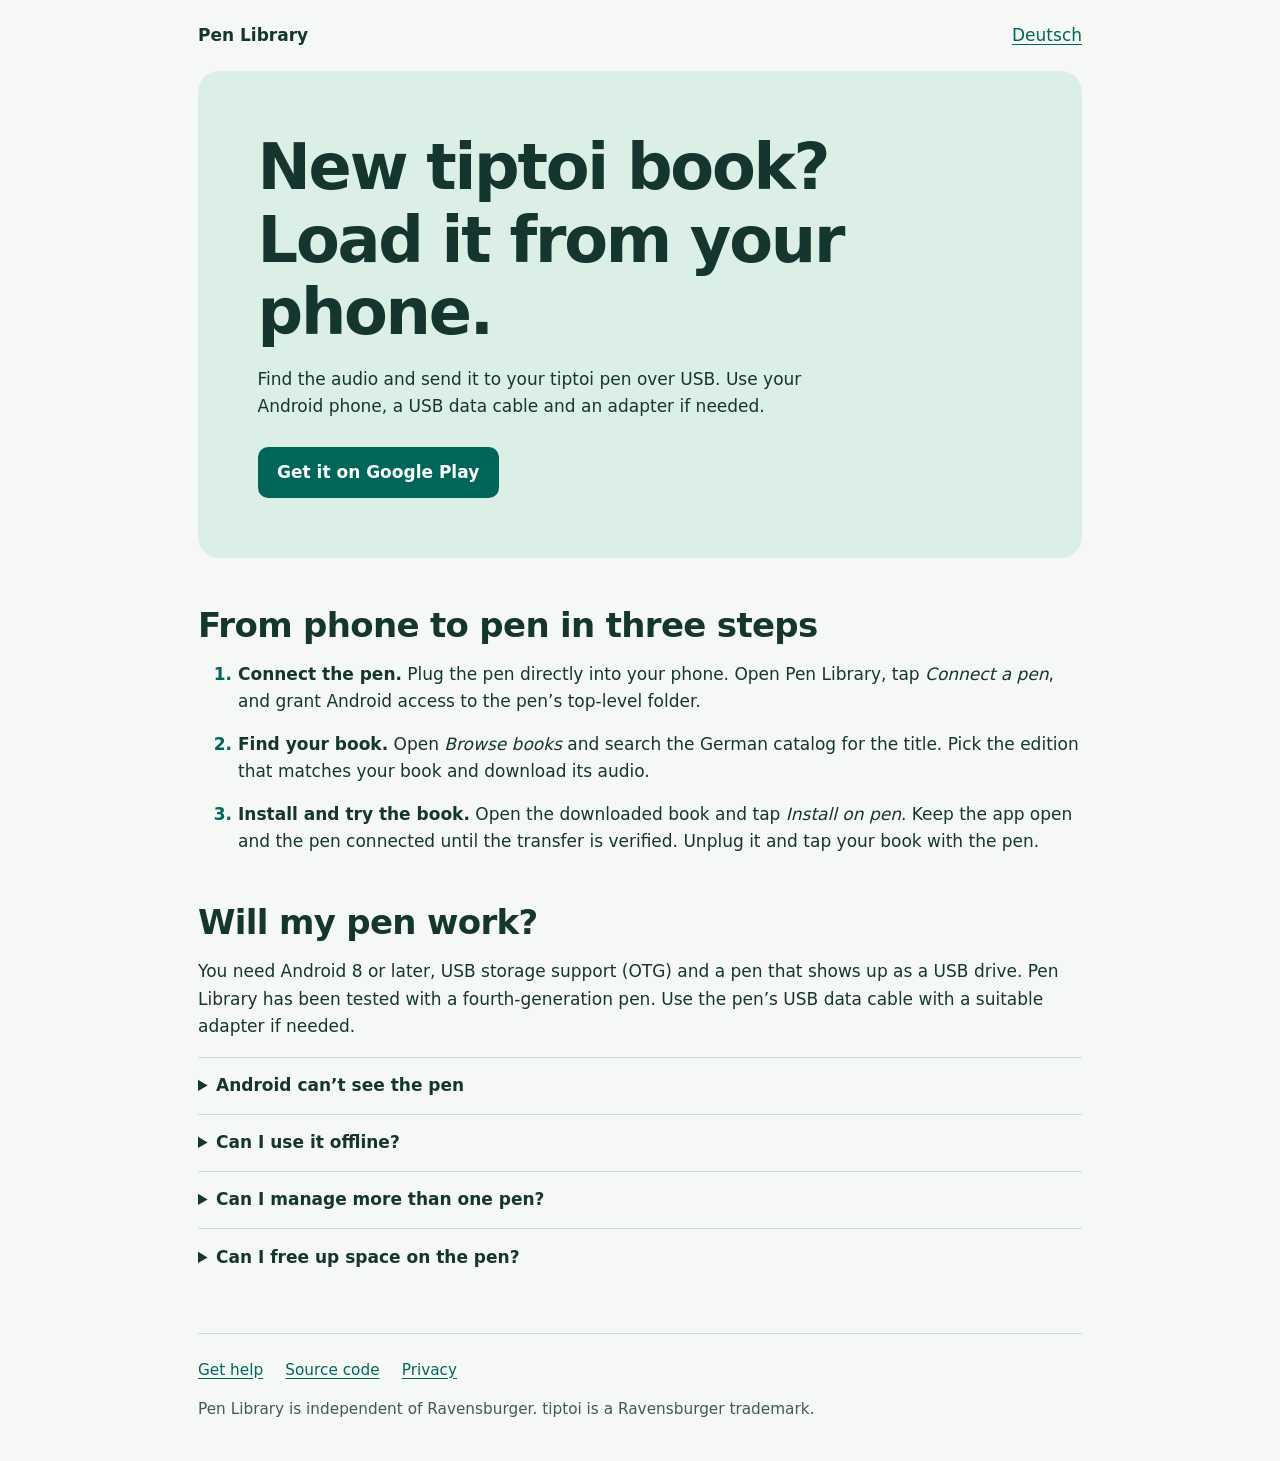
<file: site/index.html>
<!doctype html>
<html lang="en">
<head>
  <meta charset="utf-8">
  <meta name="viewport" content="width=device-width, initial-scale=1">
  <meta name="description" content="Load tiptoi book audio onto your pen over USB, directly from an Android phone.">
  <title>Pen Library for tiptoi | Install books from Android</title>
  <link rel="stylesheet" href="styles.css">
  <link rel="alternate" hreflang="de" href="https://kzahel.github.io/tiptoi-manager/de/">
  <link rel="alternate" hreflang="en" href="https://kzahel.github.io/tiptoi-manager/">
</head>
<body>
  <header class="bar">
    <a class="brand" href="./">Pen Library</a>
    <a href="de/" lang="de">Deutsch</a>
  </header>
  <main>
    <section class="hero">
      <h1>New tiptoi book?<br>Load it from your phone.</h1>
      <p>Find the audio and send it to your tiptoi pen over USB. Use your Android phone, a USB data cable and an adapter if needed.</p>
      <a class="button" href="https://play.google.com/store/apps/details?id=io.github.kzahel.tiptoimanager">Get it on Google Play</a>
    </section>
    <section aria-labelledby="steps">
      <h2 id="steps">From phone to pen in three steps</h2>
      <ol>
        <li><strong>Connect the pen.</strong> Plug the pen directly into your phone. Open Pen Library, tap <em>Connect a pen</em>, and grant Android access to the pen’s top-level folder.</li>
        <li><strong>Find your book.</strong> Open <em>Browse books</em> and search the German catalog for the title. Pick the edition that matches your book and download its audio.</li>
        <li><strong>Install and try the book.</strong> Open the downloaded book and tap <em>Install on pen</em>. Keep the app open and the pen connected until the transfer is verified. Unplug it and tap your book with the pen.</li>
      </ol>
    </section>
    <section aria-labelledby="compatibility">
      <h2 id="compatibility">Will my pen work?</h2>
      <p>You need Android 8 or later, USB storage support (OTG) and a pen that shows up as a USB drive. Pen Library has been tested with a fourth-generation pen. Use the pen’s USB data cable with a suitable adapter if needed.</p>
      <details><summary>Android can’t see the pen</summary><p>Check that the cable supports data. Connect the pen directly to the phone, without the charging dock. Try another data cable or adapter. When Android asks for access, select the pen drive’s top-level folder.</p></details>
      <details><summary>Can I use it offline?</summary><p>Use an internet connection to download audio. Keep the download on the phone to install it later offline. Choose <em>Transfer only</em> in <em>Phone storage</em> to download and install in one step with a temporary copy.</p></details>
      <details><summary>Can I manage more than one pen?</summary><p>Connect each pen and give it a name. Pen Library stores its last-seen inventory on the phone. You can save a selection of books for your family and review which titles to add to each connected pen.</p></details>
      <details><summary>Can I free up space on the pen?</summary><p>Remove a book from its detail screen. Pen Library verifies a backup on your phone first. Use Downloads to restore that copy offline. Uninstalling the app or clearing its data erases local downloads and backups.</p></details>
    </section>
  </main>
  <footer>
    <nav aria-label="Project links">
      <a href="https://github.com/kzahel/tiptoi-manager/issues">Get help</a>
      <a href="https://github.com/kzahel/tiptoi-manager">Source code</a>
      <a href="privacy/">Privacy</a>
    </nav>
    <p>Pen Library is independent of Ravensburger. tiptoi is a Ravensburger trademark.</p>
  </footer>
</body>
</html>
</file>
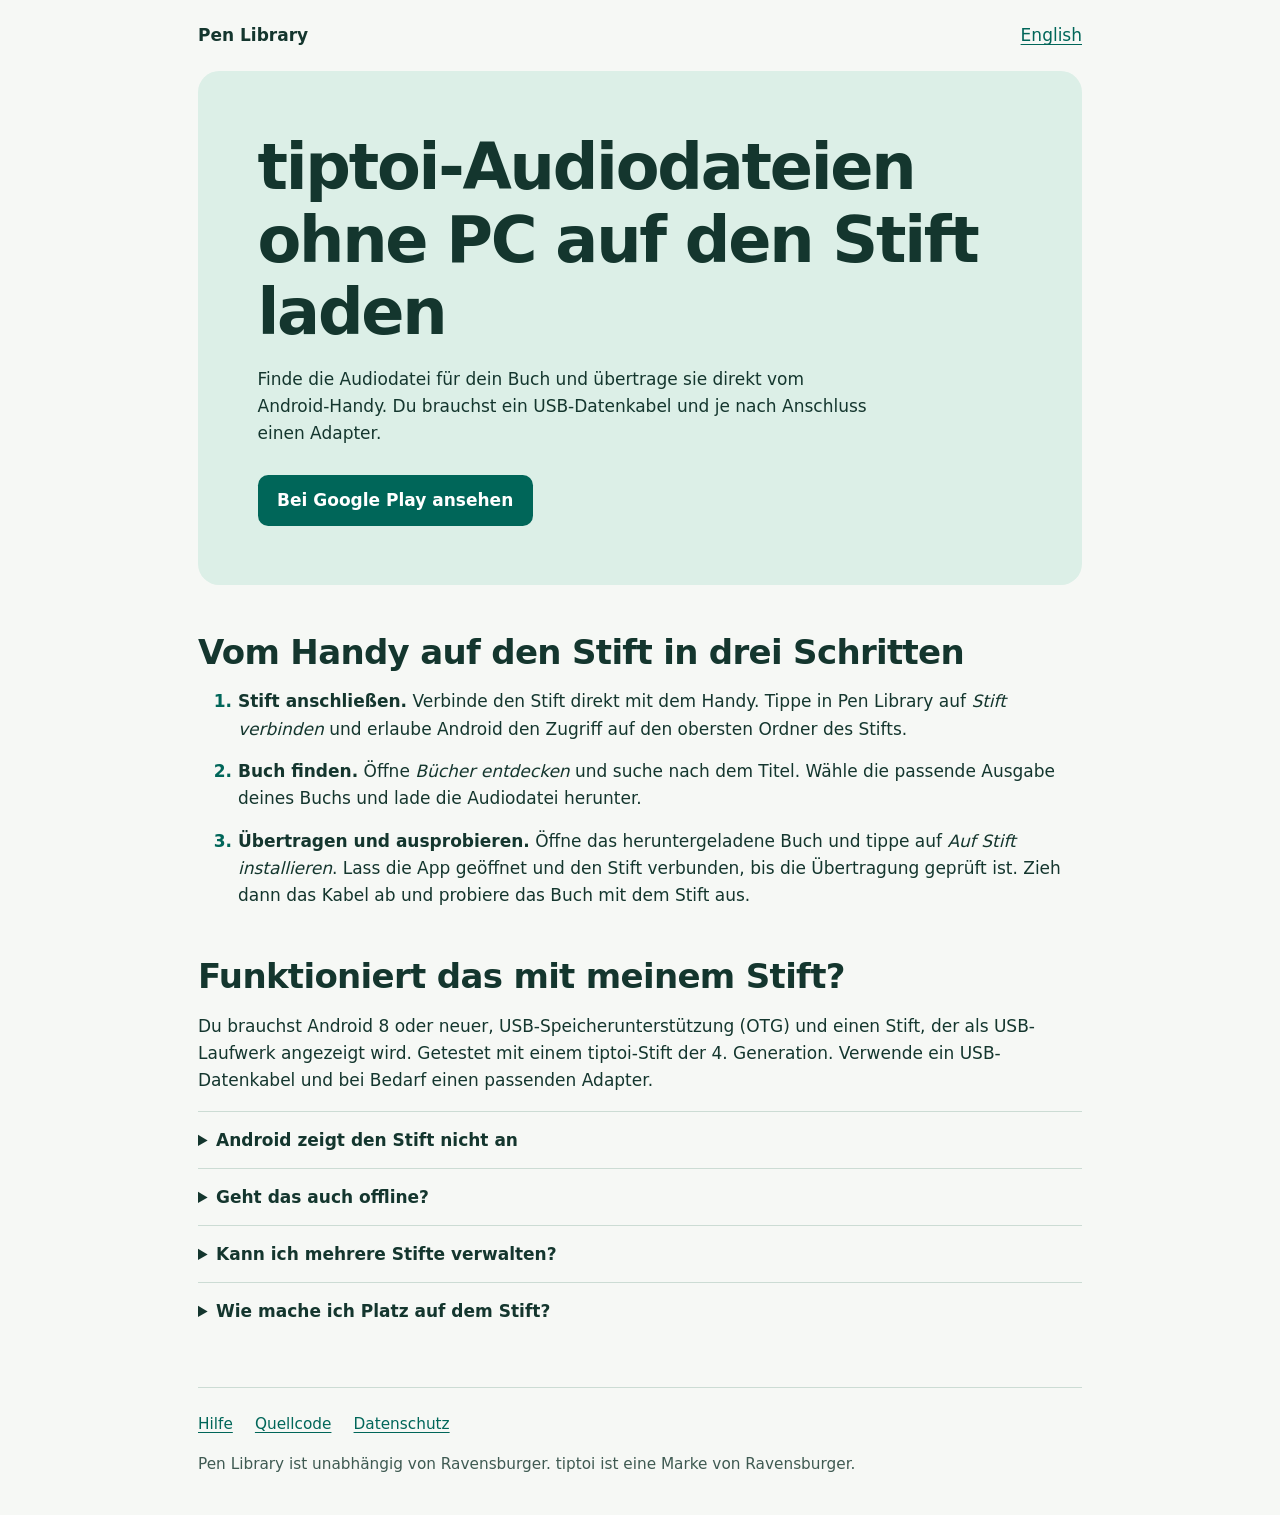
<file: site/de/index.html>
<!doctype html>
<html lang="de">
<head>
  <meta charset="utf-8">
  <meta name="viewport" content="width=device-width, initial-scale=1">
  <meta name="description" content="tiptoi-Audiodateien ohne PC auf den Stift laden. Mit dem Android-Handy und einem USB-Datenkabel.">
  <title>tiptoi-Audiodateien ohne PC laden | Pen Library</title>
  <link rel="stylesheet" href="../styles.css">
  <link rel="alternate" hreflang="de" href="https://kzahel.github.io/tiptoi-manager/de/">
  <link rel="alternate" hreflang="en" href="https://kzahel.github.io/tiptoi-manager/">
</head>
<body>
  <header class="bar">
    <a class="brand" href="./">Pen Library</a>
    <a href="../" lang="en">English</a>
  </header>
  <main>
    <section class="hero">
      <h1>tiptoi-Audiodateien<br>ohne PC auf den Stift laden</h1>
      <p>Finde die Audiodatei für dein Buch und übertrage sie direkt vom Android-Handy. Du brauchst ein USB-Datenkabel und je nach Anschluss einen Adapter.</p>
      <a class="button" href="https://play.google.com/store/apps/details?id=io.github.kzahel.tiptoimanager&amp;hl=de">Bei Google Play ansehen</a>
    </section>
    <section aria-labelledby="steps">
      <h2 id="steps">Vom Handy auf den Stift in drei Schritten</h2>
      <ol>
        <li><strong>Stift anschließen.</strong> Verbinde den Stift direkt mit dem Handy. Tippe in Pen Library auf <em>Stift verbinden</em> und erlaube Android den Zugriff auf den obersten Ordner des Stifts.</li>
        <li><strong>Buch finden.</strong> Öffne <em>Bücher entdecken</em> und suche nach dem Titel. Wähle die passende Ausgabe deines Buchs und lade die Audiodatei herunter.</li>
        <li><strong>Übertragen und ausprobieren.</strong> Öffne das heruntergeladene Buch und tippe auf <em>Auf Stift installieren</em>. Lass die App geöffnet und den Stift verbunden, bis die Übertragung geprüft ist. Zieh dann das Kabel ab und probiere das Buch mit dem Stift aus.</li>
      </ol>
    </section>
    <section aria-labelledby="compatibility">
      <h2 id="compatibility">Funktioniert das mit meinem Stift?</h2>
      <p>Du brauchst Android 8 oder neuer, USB-Speicherunterstützung (OTG) und einen Stift, der als USB-Laufwerk angezeigt wird. Getestet mit einem tiptoi-Stift der 4. Generation. Verwende ein USB-Datenkabel und bei Bedarf einen passenden Adapter.</p>
      <details><summary>Android zeigt den Stift nicht an</summary><p>Prüfe, ob dein Kabel Daten übertragen kann. Verbinde den Stift direkt mit dem Handy, ohne Ladestation. Probiere bei Bedarf ein anderes Datenkabel oder einen anderen Adapter. Wenn Android nach dem Zugriff fragt, wähle den obersten Ordner des Stiftlaufwerks aus.</p></details>
      <details><summary>Geht das auch offline?</summary><p>Für den Download brauchst du Internet. Wenn du die Datei auf dem Handy behältst, kannst du sie später offline installieren. Mit <em>Nur übertragen</em> im <em>Smartphone-Speicher</em> erledigst du beides auf einmal. Die App löscht die temporäre Kopie danach.</p></details>
      <details><summary>Kann ich mehrere Stifte verwalten?</summary><p>Schließe die Stifte einzeln an und gib jedem einen Namen. Pen Library speichert auf dem Handy, welche Bücher zuletzt auf dem jeweiligen Stift erkannt wurden. Du kannst eine gemeinsame Buchauswahl speichern und für jeden Stift prüfen, was hinzugefügt werden soll.</p></details>
      <details><summary>Wie mache ich Platz auf dem Stift?</summary><p>Entferne einzelne Bücher in den Buchdetails. Die App prüft zuerst eine Sicherung auf dem Handy. Unter <em>Downloads</em> kannst du diese Kopie offline wiederherstellen. Wenn du die App oder ihre Daten löschst, gehen lokale Downloads und Sicherungen verloren.</p></details>
    </section>
  </main>
  <footer>
    <nav aria-label="Projektlinks">
      <a href="https://github.com/kzahel/tiptoi-manager/issues">Hilfe</a>
      <a href="https://github.com/kzahel/tiptoi-manager">Quellcode</a>
      <a href="../privacy/">Datenschutz</a>
    </nav>
    <p>Pen Library ist unabhängig von Ravensburger. tiptoi ist eine Marke von Ravensburger.</p>
  </footer>
</body>
</html>
</file>
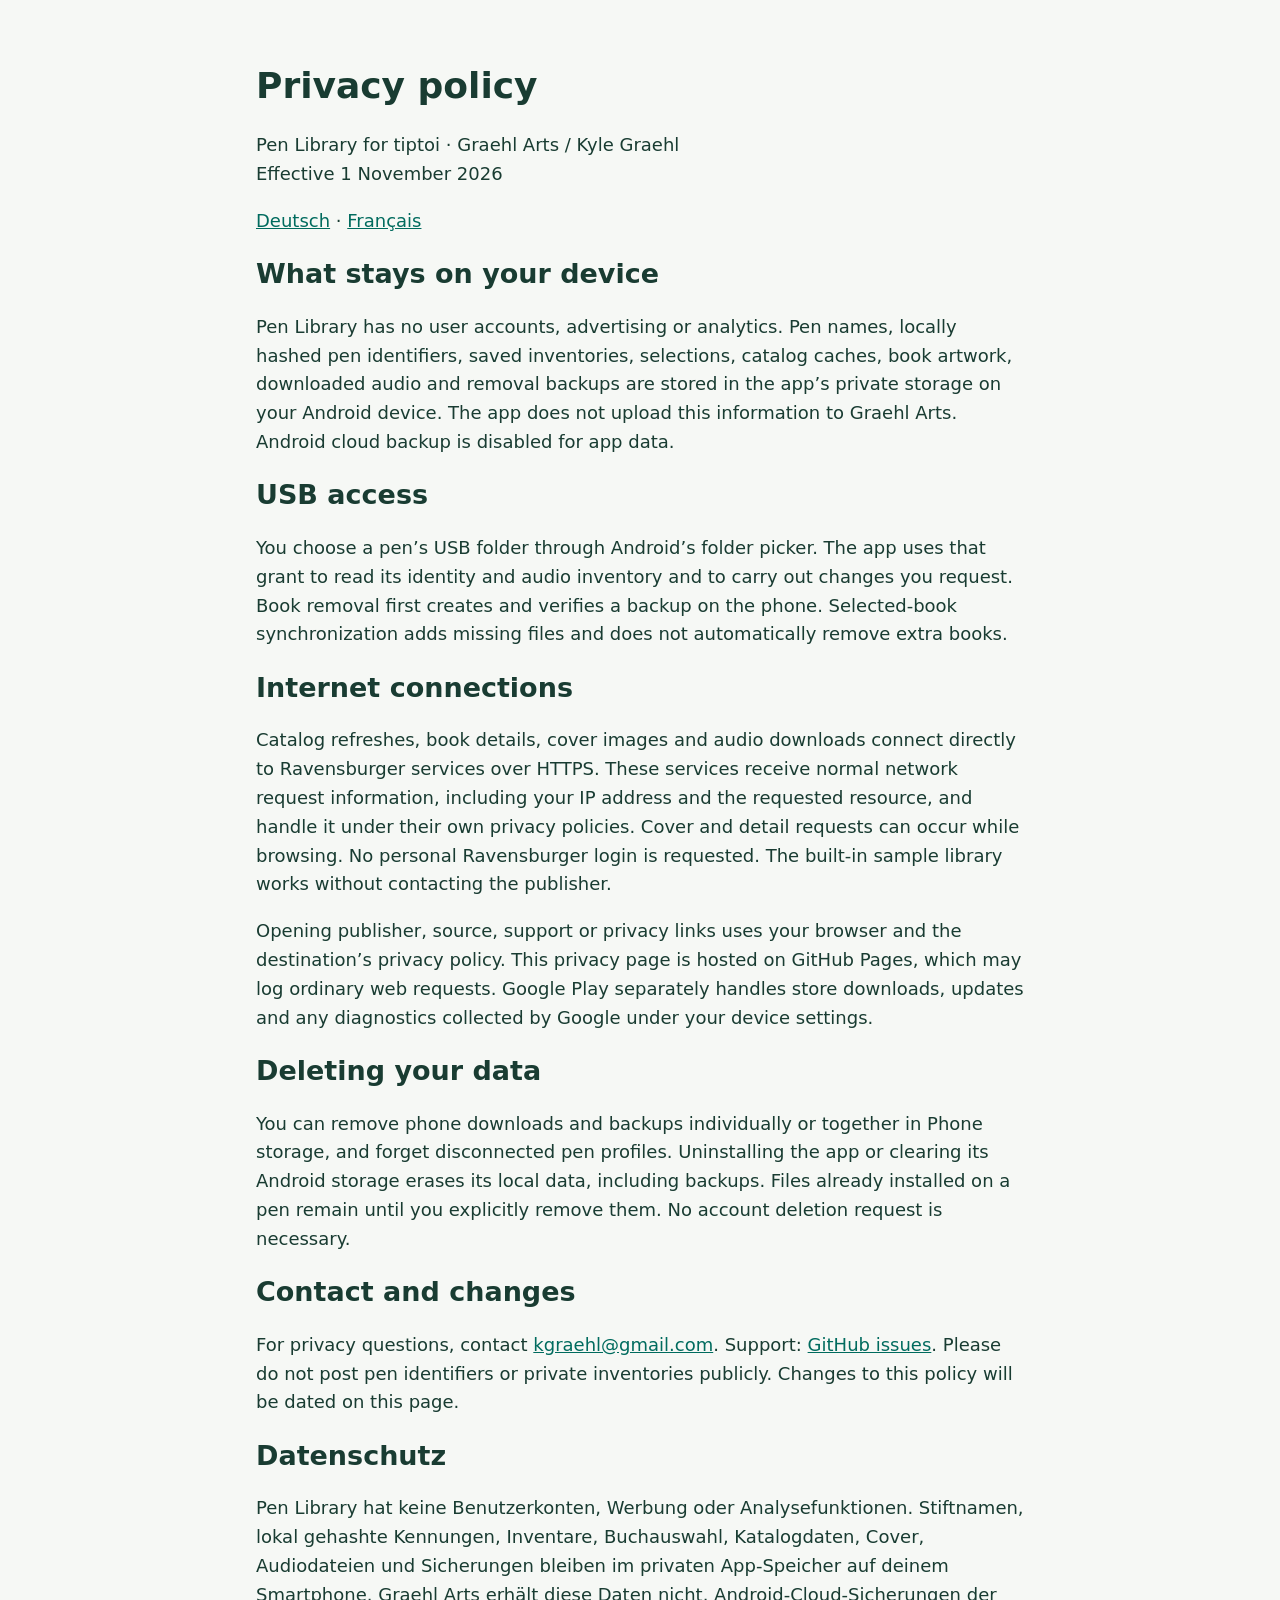
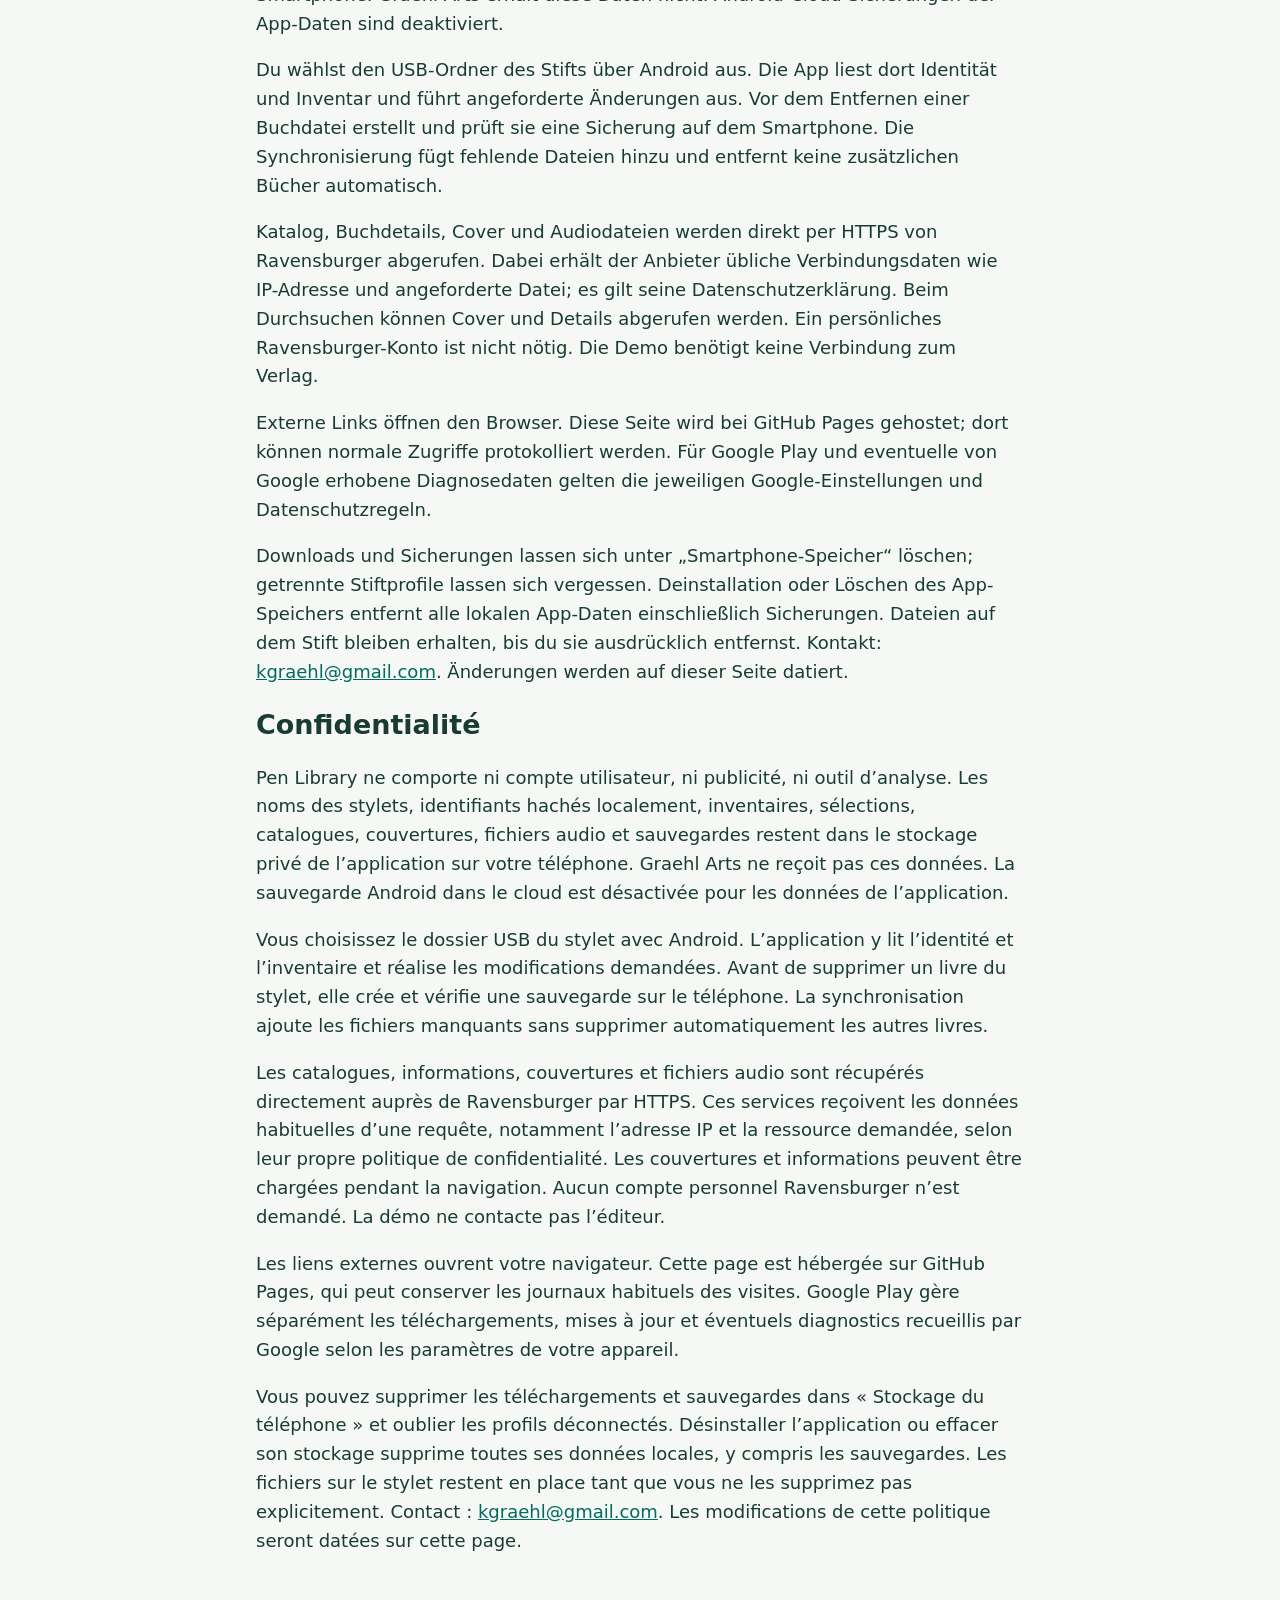
<file: site/privacy/index.html>
<!doctype html><html lang="en"><meta charset="utf-8"><meta name="viewport" content="width=device-width,initial-scale=1"><title>Pen Library — Privacy</title><style>body{max-width:48rem;margin:4rem auto;padding:0 1.5rem;font:18px/1.6 system-ui;color:#193c32;background:#f6f8f5}a{color:#006b5e}h1,h2{line-height:1.2}nav{display:flex;gap:1rem}small{color:#567267}</style><main><h1>Privacy policy</h1><p>Pen Library for tiptoi · Graehl Arts / Kyle Graehl<br>Effective 1 November 2026</p>
<p><a href="#de" lang="de">Deutsch</a> · <a href="#fr" lang="fr">Français</a></p>
<h2>What stays on your device</h2><p>Pen Library has no user accounts, advertising or analytics. Pen names, locally hashed pen identifiers, saved inventories, selections, catalog caches, book artwork, downloaded audio and removal backups are stored in the app’s private storage on your Android device. The app does not upload this information to Graehl Arts. Android cloud backup is disabled for app data.</p>
<h2>USB access</h2><p>You choose a pen’s USB folder through Android’s folder picker. The app uses that grant to read its identity and audio inventory and to carry out changes you request. Book removal first creates and verifies a backup on the phone. Selected-book synchronization adds missing files and does not automatically remove extra books.</p>
<h2>Internet connections</h2><p>Catalog refreshes, book details, cover images and audio downloads connect directly to Ravensburger services over HTTPS. These services receive normal network request information, including your IP address and the requested resource, and handle it under their own privacy policies. Cover and detail requests can occur while browsing. No personal Ravensburger login is requested. The built-in sample library works without contacting the publisher.</p><p>Opening publisher, source, support or privacy links uses your browser and the destination’s privacy policy. This privacy page is hosted on GitHub Pages, which may log ordinary web requests. Google Play separately handles store downloads, updates and any diagnostics collected by Google under your device settings.</p>
<h2>Deleting your data</h2><p>You can remove phone downloads and backups individually or together in Phone storage, and forget disconnected pen profiles. Uninstalling the app or clearing its Android storage erases its local data, including backups. Files already installed on a pen remain until you explicitly remove them. No account deletion request is necessary.</p>
<h2>Contact and changes</h2><p>For privacy questions, contact <a href="mailto:kgraehl@gmail.com">kgraehl@gmail.com</a>. Support: <a href="https://github.com/kzahel/tiptoi-manager/issues">GitHub issues</a>. Please do not post pen identifiers or private inventories publicly. Changes to this policy will be dated on this page.</p>
<section lang="de" id="de"><h2>Datenschutz</h2><p>Pen Library hat keine Benutzerkonten, Werbung oder Analysefunktionen. Stiftnamen, lokal gehashte Kennungen, Inventare, Buchauswahl, Katalogdaten, Cover, Audiodateien und Sicherungen bleiben im privaten App-Speicher auf deinem Smartphone. Graehl Arts erhält diese Daten nicht. Android-Cloud-Sicherungen der App-Daten sind deaktiviert.</p><p>Du wählst den USB-Ordner des Stifts über Android aus. Die App liest dort Identität und Inventar und führt angeforderte Änderungen aus. Vor dem Entfernen einer Buchdatei erstellt und prüft sie eine Sicherung auf dem Smartphone. Die Synchronisierung fügt fehlende Dateien hinzu und entfernt keine zusätzlichen Bücher automatisch.</p><p>Katalog, Buchdetails, Cover und Audiodateien werden direkt per HTTPS von Ravensburger abgerufen. Dabei erhält der Anbieter übliche Verbindungsdaten wie IP-Adresse und angeforderte Datei; es gilt seine Datenschutzerklärung. Beim Durchsuchen können Cover und Details abgerufen werden. Ein persönliches Ravensburger-Konto ist nicht nötig. Die Demo benötigt keine Verbindung zum Verlag.</p><p>Externe Links öffnen den Browser. Diese Seite wird bei GitHub Pages gehostet; dort können normale Zugriffe protokolliert werden. Für Google Play und eventuelle von Google erhobene Diagnosedaten gelten die jeweiligen Google-Einstellungen und Datenschutzregeln.</p><p>Downloads und Sicherungen lassen sich unter „Smartphone-Speicher“ löschen; getrennte Stiftprofile lassen sich vergessen. Deinstallation oder Löschen des App-Speichers entfernt alle lokalen App-Daten einschließlich Sicherungen. Dateien auf dem Stift bleiben erhalten, bis du sie ausdrücklich entfernst. Kontakt: <a href="mailto:kgraehl@gmail.com">kgraehl@gmail.com</a>. Änderungen werden auf dieser Seite datiert.</p></section>
<section lang="fr" id="fr"><h2>Confidentialité</h2><p>Pen Library ne comporte ni compte utilisateur, ni publicité, ni outil d’analyse. Les noms des stylets, identifiants hachés localement, inventaires, sélections, catalogues, couvertures, fichiers audio et sauvegardes restent dans le stockage privé de l’application sur votre téléphone. Graehl Arts ne reçoit pas ces données. La sauvegarde Android dans le cloud est désactivée pour les données de l’application.</p><p>Vous choisissez le dossier USB du stylet avec Android. L’application y lit l’identité et l’inventaire et réalise les modifications demandées. Avant de supprimer un livre du stylet, elle crée et vérifie une sauvegarde sur le téléphone. La synchronisation ajoute les fichiers manquants sans supprimer automatiquement les autres livres.</p><p>Les catalogues, informations, couvertures et fichiers audio sont récupérés directement auprès de Ravensburger par HTTPS. Ces services reçoivent les données habituelles d’une requête, notamment l’adresse IP et la ressource demandée, selon leur propre politique de confidentialité. Les couvertures et informations peuvent être chargées pendant la navigation. Aucun compte personnel Ravensburger n’est demandé. La démo ne contacte pas l’éditeur.</p><p>Les liens externes ouvrent votre navigateur. Cette page est hébergée sur GitHub Pages, qui peut conserver les journaux habituels des visites. Google Play gère séparément les téléchargements, mises à jour et éventuels diagnostics recueillis par Google selon les paramètres de votre appareil.</p><p>Vous pouvez supprimer les téléchargements et sauvegardes dans « Stockage du téléphone » et oublier les profils déconnectés. Désinstaller l’application ou effacer son stockage supprime toutes ses données locales, y compris les sauvegardes. Les fichiers sur le stylet restent en place tant que vous ne les supprimez pas explicitement. Contact : <a href="mailto:kgraehl@gmail.com">kgraehl@gmail.com</a>. Les modifications de cette politique seront datées sur cette page.</p></section>
</main></html>
</file>
<file: site/styles.css>
:root {
  color-scheme: light;
  --ink: #14362e;
  --muted: #3f5a52;
  --accent: #006659;
  --line: #ccdcd4;
  background: #f6f8f5;
  color: var(--ink);
  font: 17px/1.6 system-ui, sans-serif;
}

body { max-width: 52rem; margin: auto; padding: 0 clamp(1rem, 5vw, 2.5rem); }
a { color: var(--accent); text-underline-offset: .18em; }
a:focus-visible, summary:focus-visible { outline: 2px solid var(--accent); outline-offset: 4px; }
.bar { display: flex; justify-content: space-between; align-items: center; padding: 1.3rem 0; }
.brand { color: var(--ink); font-weight: 750; text-decoration: none; }
.hero {
  background: #dcefe7;
  border-radius: 1.25rem;
  padding: clamp(1.4rem, 5vw, 3.5rem);
}
.hero p { max-width: 36rem; margin-bottom: 1.6rem; }
h1, h2 { line-height: 1.14; }
h1 { margin: 0; font-size: clamp(2.15rem, 6vw, 3.75rem); letter-spacing: -.035em; }
h2 { margin: 0 0 1rem; font-size: clamp(1.5rem, 4vw, 2rem); letter-spacing: -.02em; }
.button { display: inline-block; padding: .7rem 1.15rem; background: var(--accent); color: white; border-radius: .6rem; font-weight: 650; text-decoration: none; }
main section + section { margin-top: 2.8rem; }
li + li { margin-top: .9rem; }
li::marker { color: var(--accent); font-weight: 750; }
details { border-top: 1px solid var(--line); padding: .85rem 0; }
summary { cursor: pointer; font-weight: 650; }
details p { color: var(--muted); margin-bottom: 0; }
footer { margin-top: 2.8rem; padding: 1.4rem 0; border-top: 1px solid var(--line); color: var(--muted); font-size: .9rem; }
nav { display: flex; flex-wrap: wrap; gap: .7rem 1.3rem; }
</file>
